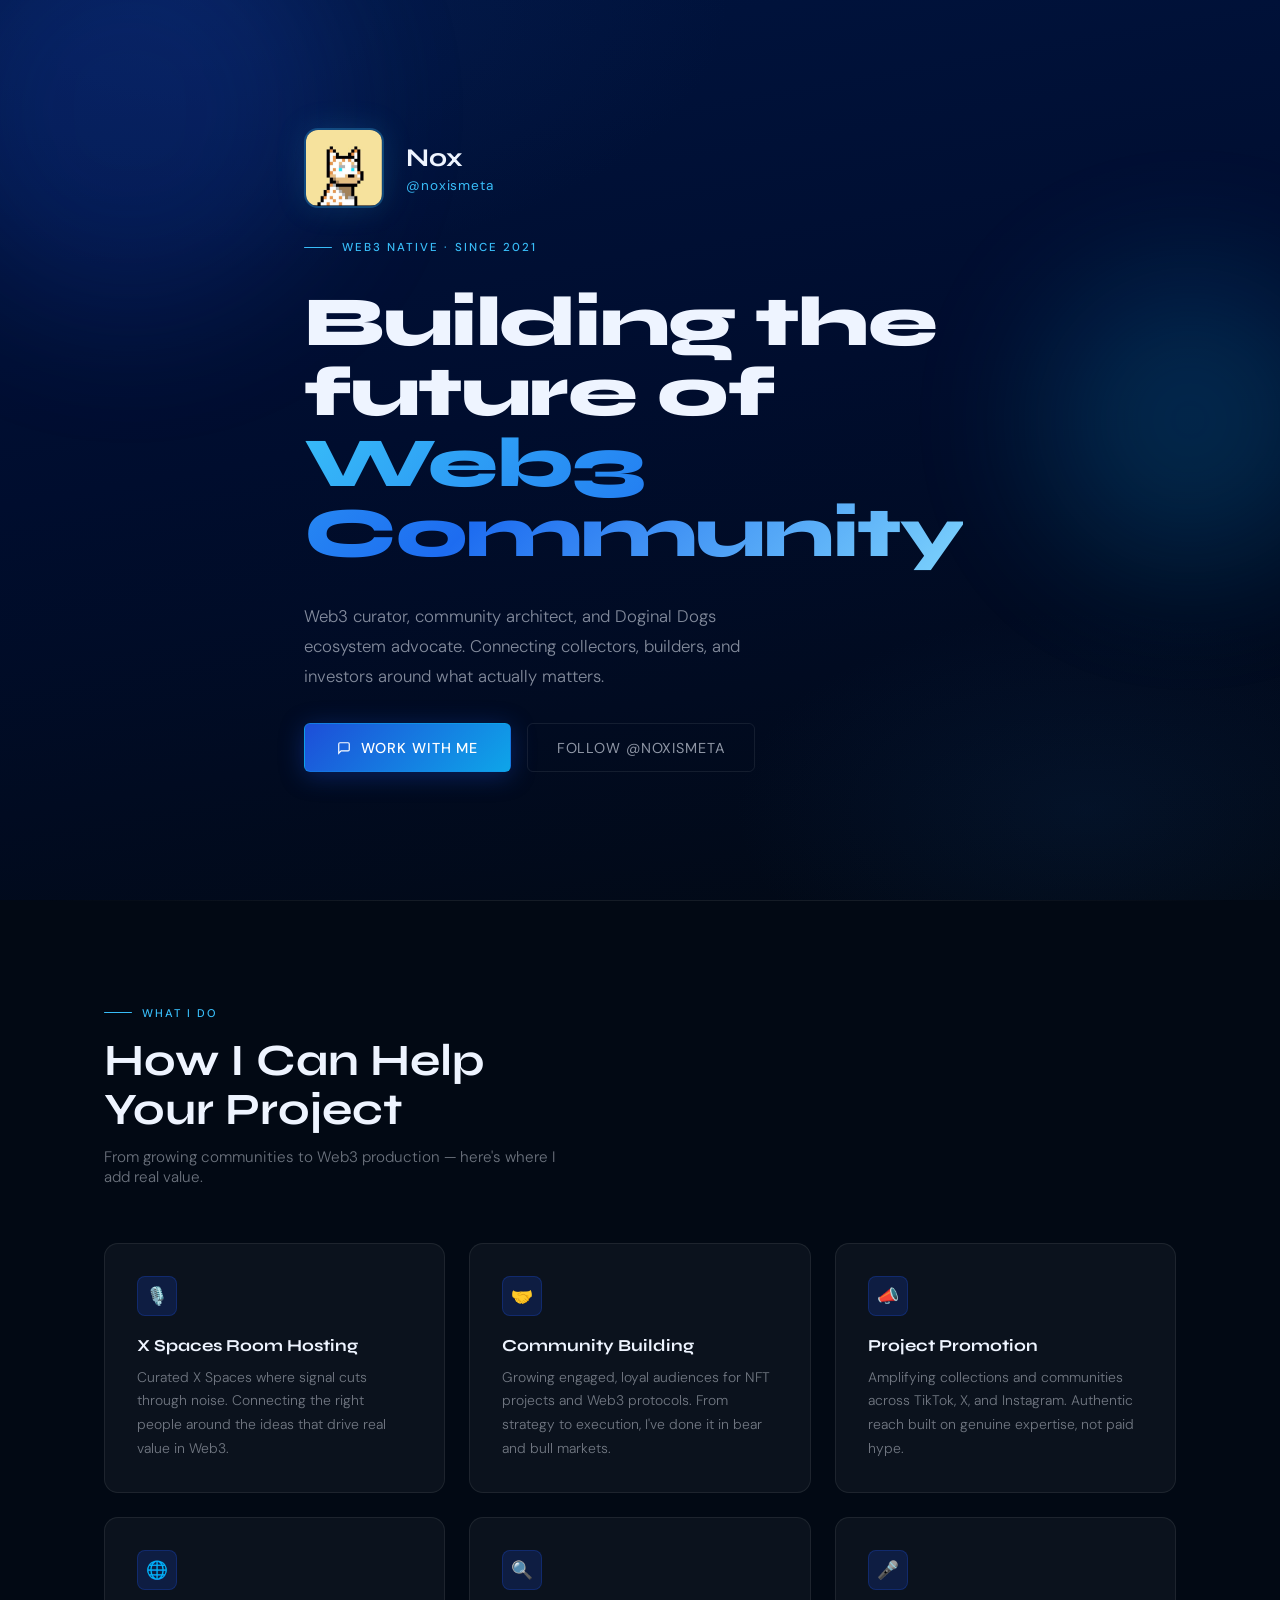
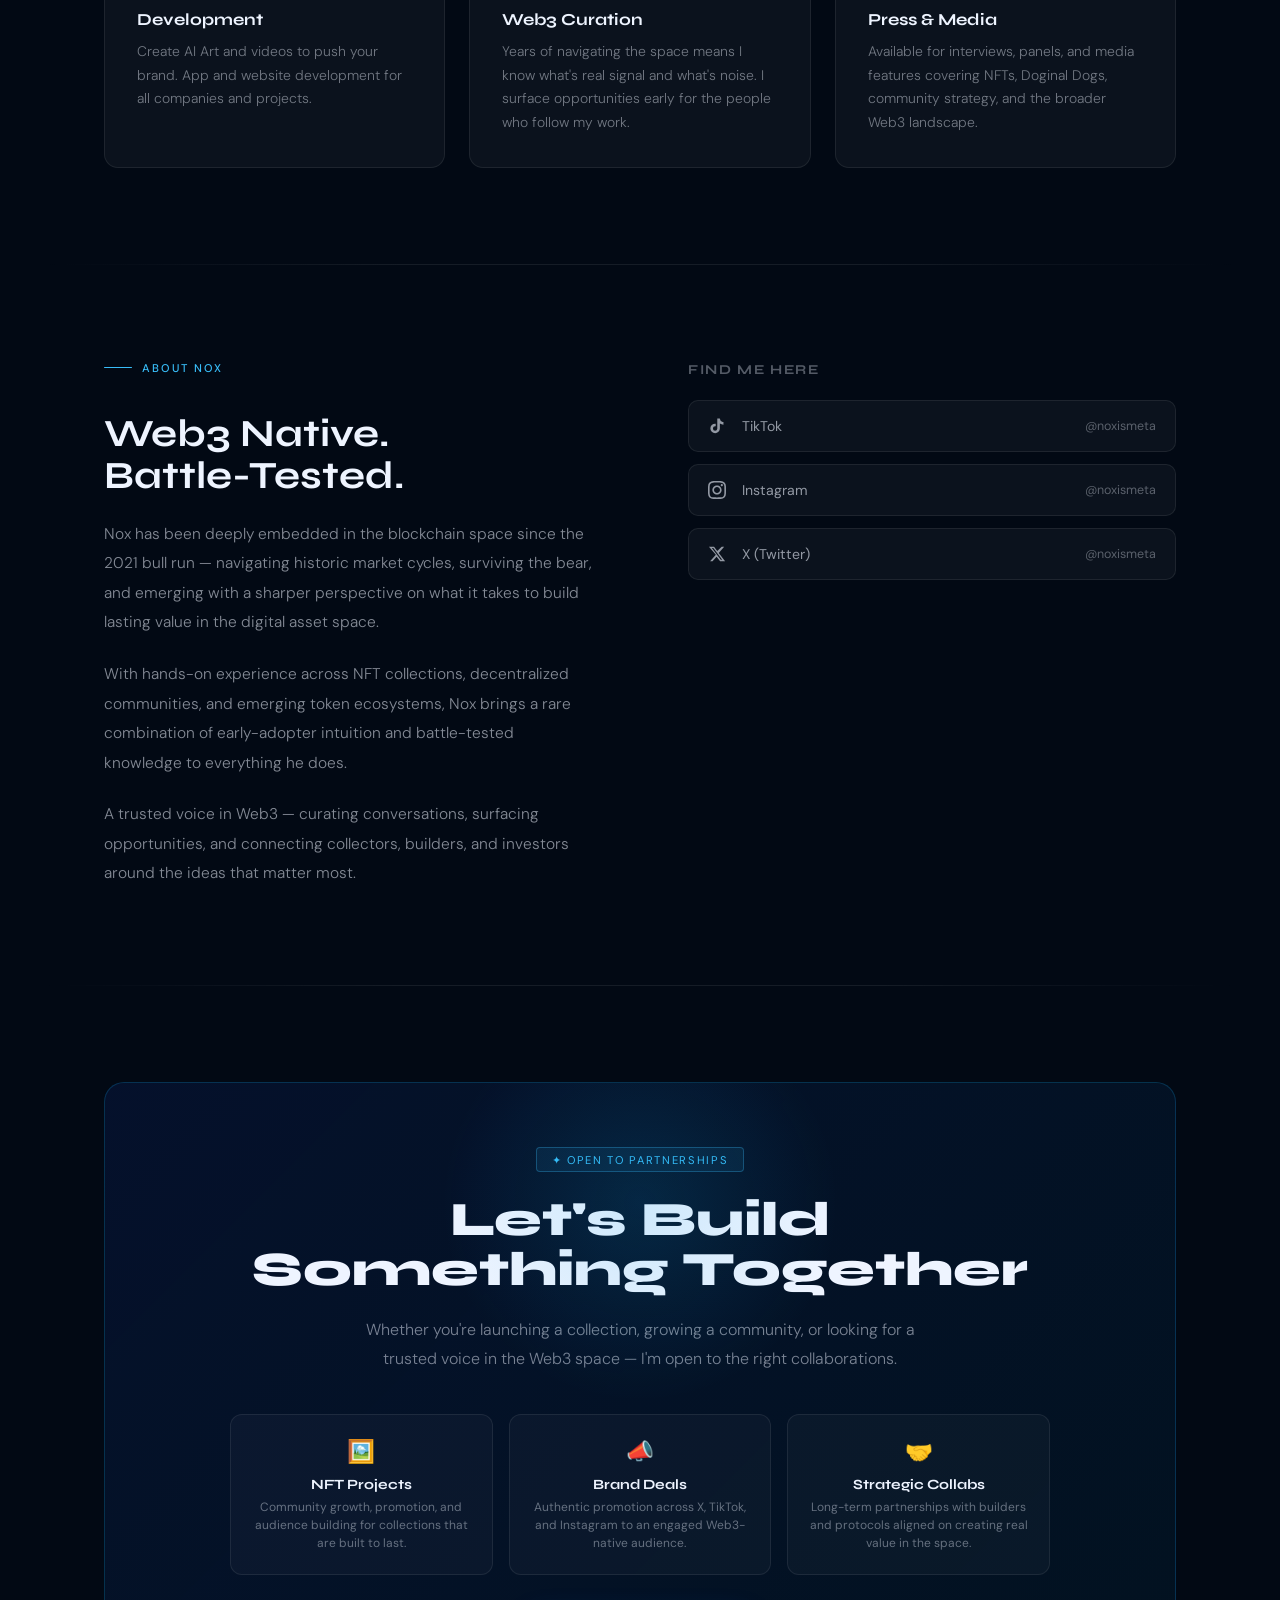
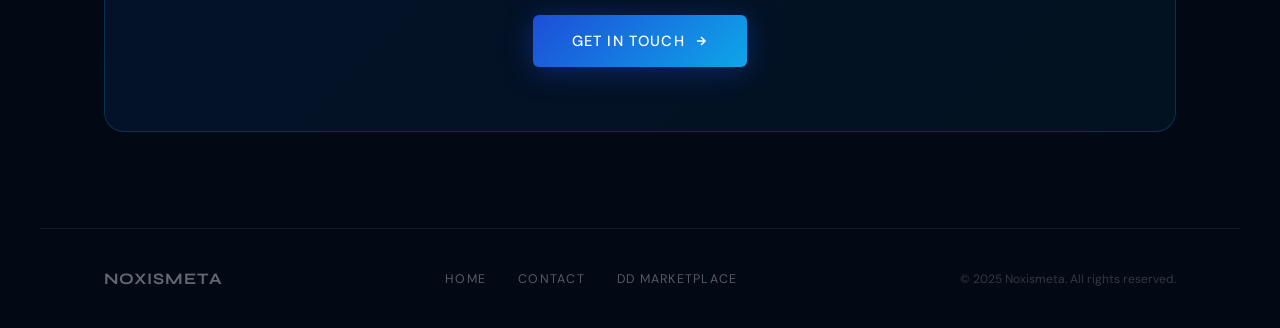
<file: index.html>
<!DOCTYPE html>
<html lang="en">
<head>
  <meta charset="UTF-8" />
  <meta name="viewport" content="width=device-width, initial-scale=1.0"/>
  <title>Nox — Web3 Strategist & Community Builder</title>
  <link href="https://fonts.googleapis.com/css2?family=Syne:wght@400;600;700;800&family=DM+Sans:ital,wght@0,300;0,400;0,500;1,300&display=swap" rel="stylesheet"/>
  <style>
    *, *::before, *::after { margin: 0; padding: 0; box-sizing: border-box; }
    :root {
      --dark:  #020914; --white: #eef4ff;
      --accent: #38bdf8; --accent2: #7dd3fc;
      --glass: rgba(255,255,255,0.04); --border: rgba(255,255,255,0.08);
    }
    html { scroll-behavior: smooth; }
    body { font-family: 'DM Sans', sans-serif; background: var(--dark); color: var(--white); overflow-x: hidden; }

    .bg {
      position: fixed; inset: 0; z-index: 0;
      background:
        radial-gradient(ellipse 70% 50% at 15% 0%, #0d2d6e55 0%, transparent 60%),
        radial-gradient(ellipse 50% 40% at 85% 90%, #0a2a5244 0%, transparent 55%),
        linear-gradient(170deg, #001440 0%, #000d2e 45%, #020914 100%);
    }
    .blob { position: fixed; border-radius: 50%; filter: blur(70px); opacity: 0.18; z-index: 0; animation: drift 14s ease-in-out infinite alternate; }
    .blob-1 { width: 420px; height: 420px; background: #1d4ed8; top: -100px; left: -80px; }
    .blob-2 { width: 300px; height: 300px; background: #0ea5e9; top: 30%; right: -60px; animation-delay: -4s; }
    @keyframes drift { from { transform: translate(0,0) scale(1); } to { transform: translate(30px,20px) scale(1.08); } }
    @keyframes fadeUp { from { opacity: 0; transform: translateY(20px); } to { opacity: 1; transform: translateY(0); } }

    /* NAV - removed */
    nav { display: none; }

    /* SHARED */
    .eyebrow { display: inline-flex; align-items: center; gap: 0.6rem; font-size: 0.72rem; letter-spacing: 0.18em; text-transform: uppercase; color: var(--accent); font-weight: 500; animation: fadeUp 0.6s ease both; }
    .eyebrow-line { display: inline-block; width: 28px; height: 1px; background: var(--accent); border-radius: 999px; }
    .section-label { display: inline-flex; align-items: center; gap: 0.6rem; font-size: 0.7rem; letter-spacing: 0.18em; text-transform: uppercase; color: var(--accent); margin-bottom: 1rem; font-weight: 500; }
    .section-title { font-family: 'Syne', sans-serif; font-size: clamp(2rem,3.5vw,2.8rem); font-weight: 700; color: var(--white); line-height: 1.1; }
    .section-sub { font-size: 0.95rem; font-weight: 300; color: rgba(238,244,255,0.45); margin-top: 0.8rem; max-width: 460px; }
    .section-divider { position: relative; z-index: 10; width: 100%; height: 1px; background: linear-gradient(90deg, transparent, rgba(255,255,255,0.08) 30%, rgba(255,255,255,0.08) 70%, transparent); max-width: 1200px; margin: 0 auto; }

    /* HERO */
    .hero { position: relative; z-index: 10; min-height: 100vh; display: flex; align-items: center; padding: 5rem 4rem; max-width: 800px; margin: 0 auto; }
    .hero-grid { width: 100%; }
    .hero-left { display: flex; flex-direction: column; gap: 2rem; }
    .hero-identity { display: flex; align-items: center; gap: 1.4rem; animation: fadeUp 0.6s ease both; }
    .hero-pfp { width: 80px; height: 80px; border-radius: 14px; object-fit: cover; border: 2px solid rgba(56,189,248,0.3); box-shadow: 0 0 30px rgba(56,189,248,0.15); flex-shrink: 0; }
    .hero-card-name { font-family: 'Syne', sans-serif; font-size: 1.6rem; font-weight: 700; color: var(--white); }
    .hero-card-handle { font-size: 0.85rem; color: var(--accent); letter-spacing: 0.06em; margin-top: 0.2rem; }
    .hero-title { font-family: 'Syne', sans-serif; font-size: clamp(3rem,5.5vw,5.2rem); font-weight: 800; line-height: 1; letter-spacing: -0.02em; color: var(--white); animation: fadeUp 0.6s 0.1s ease both; }
    .hero-title span { background: linear-gradient(135deg, #38bdf8, #1d6cf0 50%, #7dd3fc); -webkit-background-clip: text; -webkit-text-fill-color: transparent; background-clip: text; }
    .hero-desc { font-size: 1.05rem; font-weight: 300; line-height: 1.8; color: rgba(238,244,255,0.55); max-width: 480px; animation: fadeUp 0.6s 0.2s ease both; }
    .hero-cta { display: flex; align-items: center; gap: 1rem; flex-wrap: wrap; animation: fadeUp 0.6s 0.3s ease both; }
    .btn-primary { display: inline-flex; align-items: center; gap: 0.6rem; padding: 0.9rem 2rem; border-radius: 6px; background: linear-gradient(135deg, #1d4ed8, #0ea5e9); color: #fff; font-size: 0.9rem; font-weight: 500; text-decoration: none; letter-spacing: 0.06em; text-transform: uppercase; font-family: 'DM Sans', sans-serif; border: 1px solid rgba(14,165,233,0.4); box-shadow: 0 4px 24px rgba(29,78,216,0.35); transition: transform 0.2s, box-shadow 0.2s; }
    .btn-primary:hover { transform: translateY(-2px); box-shadow: 0 8px 32px rgba(29,78,216,0.5); }
    .btn-ghost { display: inline-flex; align-items: center; gap: 0.5rem; padding: 0.9rem 1.8rem; border-radius: 6px; border: 1px solid var(--border); color: rgba(238,244,255,0.6); font-size: 0.9rem; text-decoration: none; letter-spacing: 0.06em; text-transform: uppercase; transition: border-color 0.2s, color 0.2s; font-family: 'DM Sans', sans-serif; }
    .btn-ghost:hover { border-color: rgba(56,189,248,0.4); color: var(--white); }

    /* SERVICES */
    .services { position: relative; z-index: 10; max-width: 1200px; margin: 0 auto; padding: 6rem 4rem; }
    .section-header { margin-bottom: 3.5rem; }
    .services-grid { display: grid; grid-template-columns: repeat(3,1fr); gap: 1.5rem; }
    .service-card { background: var(--glass); border: 1px solid var(--border); border-radius: 14px; padding: 2rem; transition: border-color 0.25s, transform 0.25s; position: relative; overflow: hidden; }
    .service-card:hover { border-color: rgba(14,165,233,0.3); transform: translateY(-4px); }
    .service-card::after { content: ''; position: absolute; bottom: 0; left: 0; right: 0; height: 2px; background: linear-gradient(90deg,#1d4ed8,#38bdf8); opacity: 0; transition: opacity 0.25s; }
    .service-card:hover::after { opacity: 1; }
    .service-icon { width: 40px; height: 40px; border-radius: 8px; background: rgba(29,78,216,0.2); border: 1px solid rgba(29,78,216,0.3); display: flex; align-items: center; justify-content: center; font-size: 1.1rem; margin-bottom: 1.2rem; }
    .service-name { font-family: 'Syne', sans-serif; font-size: 1.05rem; font-weight: 700; color: var(--white); margin-bottom: 0.6rem; }
    .service-desc { font-size: 0.87rem; font-weight: 300; line-height: 1.7; color: rgba(238,244,255,0.45); }

    /* ABOUT */
    .about { position: relative; z-index: 10; max-width: 1200px; margin: 0 auto; padding: 6rem 4rem; display: grid; grid-template-columns: 1fr 1fr; gap: 6rem; align-items: start; }
    .about-text { display: flex; flex-direction: column; gap: 1.4rem; }
    .about-bio { font-size: 0.97rem; font-weight: 300; line-height: 1.9; color: rgba(238,244,255,0.55); }
    .about-socials { display: flex; flex-direction: column; gap: 1rem; }
    .about-socials h3 { font-family: 'Syne', sans-serif; font-size: 0.85rem; letter-spacing: 0.12em; text-transform: uppercase; color: rgba(238,244,255,0.35); margin-bottom: 0.4rem; }
    .social-row { display: flex; flex-direction: column; gap: 0.75rem; }
    .social-link { display: flex; align-items: center; gap: 1rem; padding: 1rem 1.2rem; background: var(--glass); border: 1px solid var(--border); border-radius: 10px; text-decoration: none; color: rgba(238,244,255,0.6); transition: border-color 0.2s, color 0.2s, background 0.2s; }
    .social-link:hover { border-color: rgba(14,165,233,0.35); background: rgba(29,78,216,0.1); color: var(--white); }
    .social-link svg { width: 18px; height: 18px; flex-shrink: 0; }
    .social-link-name { font-size: 0.88rem; font-weight: 400; }
    .social-link-handle { font-size: 0.78rem; color: rgba(238,244,255,0.35); margin-left: auto; }

    /* PARTNER */
    .partner { position: relative; z-index: 10; max-width: 1200px; margin: 0 auto; padding: 6rem 4rem; }
    .partner-card { background: linear-gradient(135deg,rgba(29,78,216,0.12),rgba(14,165,233,0.06)); border: 1px solid rgba(14,165,233,0.22); border-radius: 20px; padding: 4rem; position: relative; overflow: hidden; text-align: center; }
    .partner-card::before { content: ''; position: absolute; top: -80px; left: 50%; transform: translateX(-50%); width: 400px; height: 400px; border-radius: 50%; background: radial-gradient(circle,rgba(14,165,233,0.15),transparent 70%); pointer-events: none; }
    .partner-badge { display: inline-flex; align-items: center; gap: 0.5rem; font-size: 0.7rem; letter-spacing: 0.15em; text-transform: uppercase; color: var(--accent); border: 1px solid rgba(56,189,248,0.3); background: rgba(56,189,248,0.08); border-radius: 4px; padding: 0.3rem 0.9rem; margin-bottom: 1.4rem; }
    .partner-title { font-family: 'Syne', sans-serif; font-size: clamp(2rem,4vw,3rem); font-weight: 800; color: var(--white); margin-bottom: 1.2rem; line-height: 1.05; }
    .partner-desc { font-size: 1rem; font-weight: 300; line-height: 1.85; color: rgba(238,244,255,0.5); max-width: 560px; margin: 0 auto 2.5rem; }
    .partner-options { display: grid; grid-template-columns: repeat(3,1fr); gap: 1rem; max-width: 820px; margin: 0 auto 2.5rem; }
    .partner-option { background: rgba(255,255,255,0.03); border: 1px solid var(--border); border-radius: 12px; padding: 1.4rem 1rem; text-align: center; transition: border-color 0.2s, background 0.2s; }
    .partner-option:hover { border-color: rgba(56,189,248,0.3); background: rgba(29,78,216,0.1); }
    .partner-option-icon { font-size: 1.4rem; margin-bottom: 0.6rem; }
    .partner-option-name { font-family: 'Syne', sans-serif; font-size: 0.88rem; font-weight: 700; color: var(--white); margin-bottom: 0.3rem; }
    .partner-option-desc { font-size: 0.75rem; color: rgba(238,244,255,0.4); line-height: 1.5; }
    .partner-cta { display: inline-flex; align-items: center; gap: 0.6rem; padding: 1rem 2.4rem; border-radius: 6px; background: linear-gradient(135deg,#1d4ed8,#0ea5e9); color: #fff; font-size: 0.92rem; font-weight: 500; text-decoration: none; letter-spacing: 0.08em; text-transform: uppercase; font-family: 'DM Sans', sans-serif; box-shadow: 0 4px 28px rgba(29,78,216,0.4); transition: transform 0.2s, box-shadow 0.2s; }
    .partner-cta:hover { transform: translateY(-2px); box-shadow: 0 8px 36px rgba(29,78,216,0.55); }

    /* FOOTER */
    footer { position: relative; z-index: 10; border-top: 1px solid var(--border); padding: 2.5rem 4rem; max-width: 1200px; margin: 0 auto; display: flex; align-items: center; justify-content: space-between; gap: 1rem; flex-wrap: wrap; }
    .footer-logo { font-family: 'Syne', sans-serif; font-size: 1rem; font-weight: 700; color: rgba(238,244,255,0.4); letter-spacing: 0.06em; text-decoration: none; }
    .footer-links { display: flex; gap: 2rem; }
    .footer-links a { font-size: 0.78rem; color: rgba(238,244,255,0.35); text-decoration: none; letter-spacing: 0.1em; text-transform: uppercase; transition: color 0.2s; }
    .footer-links a:hover { color: rgba(238,244,255,0.7); }
    .footer-copy { font-size: 0.75rem; color: rgba(238,244,255,0.2); }

    /* TABLET */
    @media (max-width: 900px) {
      .hero { padding: 4rem 2rem; }
      .services { padding: 5rem 2rem; }
      .services-grid { grid-template-columns: 1fr 1fr; }
      .about { padding: 5rem 2rem; grid-template-columns: 1fr; gap: 3rem; }
      .partner { padding: 5rem 2rem; }
      .partner-options { grid-template-columns: 1fr 1fr; }
      footer { padding: 2rem; }
    }

    /* MOBILE */
    @media (max-width: 640px) {
      .hero { padding: 3rem 1.25rem; }
      .services { padding: 4rem 1.25rem; }
      .services-grid { grid-template-columns: 1fr; }
      .about { padding: 4rem 1.25rem; }
      .partner { padding: 4rem 1.25rem; }
      .partner-card { padding: 2rem; }
      .partner-options { grid-template-columns: 1fr; }
      footer { padding: 2rem 1.25rem; flex-direction: column; align-items: flex-start; gap: 1.5rem; }
      .footer-links { flex-direction: column; gap: 0.8rem; }
    }
  </style>
</head>
<body>
  <div class="bg"></div>
  <div class="blob blob-1"></div>
  <div class="blob blob-2"></div>

  <section class="hero">
    <div class="hero-grid">
      <div class="hero-left">
        <div class="hero-identity">
          <img src="pfp.jpeg" alt="@Noxismeta" class="hero-pfp" />
          <div>
            <div class="hero-card-name">Nox</div>
            <div class="hero-card-handle">@noxismeta</div>
          </div>
        </div>
        <div class="eyebrow"><span class="eyebrow-line"></span>Web3 Native · Since 2021</div>
        <h1 class="hero-title">Building the<br/>future of<br/><span>Web3 Community</span></h1>
        <p class="hero-desc">Web3 curator, community architect, and Doginal Dogs ecosystem advocate. Connecting collectors, builders, and investors around what actually matters.</p>
        <div class="hero-cta">
          <a href="contact.html" class="btn-primary"><svg width="14" height="14" viewBox="0 0 24 24" fill="none" stroke="currentColor" stroke-width="2"><path d="M21 15a2 2 0 0 1-2 2H7l-4 4V5a2 2 0 0 1 2-2h14a2 2 0 0 1 2 2z"/></svg>Work With Me</a>
          <a href="https://x.com/noxismeta" target="_blank" class="btn-ghost">Follow @noxismeta</a>
        </div>
      </div>
    </div>
  </section>

  <div class="section-divider"></div>

  <section class="services">
    <div class="section-header">
      <div class="section-label"><span class="eyebrow-line"></span>What I Do</div>
      <h2 class="section-title">How I Can Help<br/>Your Project</h2>
      <p class="section-sub">From growing communities to Web3 production — here's where I add real value.</p>
    </div>
    <div class="services-grid">
      <div class="service-card"><div class="service-icon">🎙️</div><div class="service-name">X Spaces Room Hosting</div><div class="service-desc">Curated X Spaces where signal cuts through noise. Connecting the right people around the ideas that drive real value in Web3.</div></div>
      <div class="service-card"><div class="service-icon">🤝</div><div class="service-name">Community Building</div><div class="service-desc">Growing engaged, loyal audiences for NFT projects and Web3 protocols. From strategy to execution, I've done it in bear and bull markets.</div></div>
      <div class="service-card"><div class="service-icon">📣</div><div class="service-name">Project Promotion</div><div class="service-desc">Amplifying collections and communities across TikTok, X, and Instagram. Authentic reach built on genuine expertise, not paid hype.</div></div>
      <div class="service-card"><div class="service-icon">🌐</div><div class="service-name">Development</div><div class="service-desc">Create AI Art and videos to push your brand. App and website development for all companies and projects.</div></div>
      <div class="service-card"><div class="service-icon">🔍</div><div class="service-name">Web3 Curation</div><div class="service-desc">Years of navigating the space means I know what's real signal and what's noise. I surface opportunities early for the people who follow my work.</div></div>
      <div class="service-card"><div class="service-icon">🎤</div><div class="service-name">Press & Media</div><div class="service-desc">Available for interviews, panels, and media features covering NFTs, Doginal Dogs, community strategy, and the broader Web3 landscape.</div></div>
    </div>
  </section>

  <div class="section-divider"></div>

  <section class="about">
    <div class="about-text">
      <div class="section-label"><span class="eyebrow-line"></span>About Nox</div>
      <h2 class="section-title" style="font-size:clamp(1.8rem,3vw,2.4rem);">Web3 Native.<br/>Battle-Tested.</h2>
      <p class="about-bio">Nox has been deeply embedded in the blockchain space since the 2021 bull run — navigating historic market cycles, surviving the bear, and emerging with a sharper perspective on what it takes to build lasting value in the digital asset space.</p>
      <p class="about-bio">With hands-on experience across NFT collections, decentralized communities, and emerging token ecosystems, Nox brings a rare combination of early-adopter intuition and battle-tested knowledge to everything he does.</p>
      <p class="about-bio">A trusted voice in Web3 — curating conversations, surfacing opportunities, and connecting collectors, builders, and investors around the ideas that matter most.</p>
    </div>
    <div class="about-socials">
      <h3>Find Me Here</h3>
      <div class="social-row">
        <a href="https://www.tiktok.com/@noxismeta" target="_blank" class="social-link">
          <svg viewBox="0 0 24 24" fill="currentColor"><path d="M19.59 6.69a4.83 4.83 0 01-3.77-4.25V2h-3.45v13.67a2.89 2.89 0 01-2.88 2.5 2.89 2.89 0 01-2.89-2.89 2.89 2.89 0 012.89-2.89c.28 0 .54.04.79.1V9.01a6.33 6.33 0 00-.79-.05 6.34 6.34 0 00-6.34 6.34 6.34 6.34 0 006.34 6.34 6.34 6.34 0 006.33-6.34V8.69a8.18 8.18 0 004.78 1.52V6.76a4.85 4.85 0 01-1.01-.07z"/></svg>
          <span class="social-link-name">TikTok</span><span class="social-link-handle">@noxismeta</span>
        </a>
        <a href="https://www.instagram.com/noxismeta/" target="_blank" class="social-link">
          <svg viewBox="0 0 24 24" fill="currentColor"><path d="M12 2.163c3.204 0 3.584.012 4.85.07 3.252.148 4.771 1.691 4.919 4.919.058 1.265.069 1.645.069 4.849 0 3.205-.012 3.584-.069 4.849-.149 3.225-1.664 4.771-4.919 4.919-1.266.058-1.644.07-4.85.07-3.204 0-3.584-.012-4.849-.07-3.26-.149-4.771-1.699-4.919-4.92-.058-1.265-.07-1.644-.07-4.849 0-3.204.013-3.583.07-4.849.149-3.227 1.664-4.771 4.919-4.919 1.266-.057 1.645-.069 4.849-.069zm0-2.163c-3.259 0-3.667.014-4.947.072-4.358.2-6.78 2.618-6.98 6.98-.059 1.281-.073 1.689-.073 4.948 0 3.259.014 3.668.072 4.948.2 4.358 2.618 6.78 6.98 6.98 1.281.058 1.689.072 4.948.072 3.259 0 3.668-.014 4.948-.072 4.354-.2 6.782-2.618 6.979-6.98.059-1.28.073-1.689.073-4.948 0-3.259-.014-3.667-.072-4.947-.196-4.354-2.617-6.78-6.979-6.98-1.281-.059-1.69-.073-4.949-.073zm0 5.838c-3.403 0-6.162 2.759-6.162 6.162s2.759 6.163 6.162 6.163 6.162-2.759 6.162-6.163c0-3.403-2.759-6.162-6.162-6.162zm0 10.162c-2.209 0-4-1.79-4-4 0-2.209 1.791-4 4-4s4 1.791 4 4c0 2.21-1.791 4-4 4zm6.406-11.845c-.796 0-1.441.645-1.441 1.44s.645 1.44 1.441 1.44c.795 0 1.439-.645 1.439-1.44s-.644-1.44-1.439-1.44z"/></svg>
          <span class="social-link-name">Instagram</span><span class="social-link-handle">@noxismeta</span>
        </a>
        <a href="https://x.com/noxismeta" target="_blank" class="social-link">
          <svg viewBox="0 0 24 24" fill="currentColor"><path d="M18.244 2.25h3.308l-7.227 8.26 8.502 11.24H16.17l-4.714-6.231-5.401 6.231H2.747l7.73-8.835L1.254 2.25H8.08l4.253 5.622 5.91-5.622zm-1.161 17.52h1.833L7.084 4.126H5.117z"/></svg>
          <span class="social-link-name">X (Twitter)</span><span class="social-link-handle">@noxismeta</span>
        </a>
      </div>
    </div>
  </section>

  <div class="section-divider"></div>

  <section class="partner">
    <div class="partner-card">
      <div class="partner-badge">✦ Open to Partnerships</div>
      <h2 class="partner-title">Let's Build<br/>Something Together</h2>
      <p class="partner-desc">Whether you're launching a collection, growing a community, or looking for a trusted voice in the Web3 space — I'm open to the right collaborations.</p>
      <div class="partner-options">
        <div class="partner-option"><div class="partner-option-icon">🖼️</div><div class="partner-option-name">NFT Projects</div><div class="partner-option-desc">Community growth, promotion, and audience building for collections that are built to last.</div></div>
        <div class="partner-option"><div class="partner-option-icon">📣</div><div class="partner-option-name">Brand Deals</div><div class="partner-option-desc">Authentic promotion across X, TikTok, and Instagram to an engaged Web3-native audience.</div></div>
        <div class="partner-option"><div class="partner-option-icon">🤝</div><div class="partner-option-name">Strategic Collabs</div><div class="partner-option-desc">Long-term partnerships with builders and protocols aligned on creating real value in the space.</div></div>
      </div>
      <a href="contact.html" class="partner-cta">Get In Touch <svg width="14" height="14" viewBox="0 0 24 24" fill="none" stroke="currentColor" stroke-width="2.5"><path d="M5 12h14M12 5l7 7-7 7"/></svg></a>
    </div>
  </section>

  <footer>
    <a href="index.html" class="footer-logo">NOXISMETA</a>
    <div class="footer-links">
      <a href="index.html">Home</a>
      <a href="contact.html">Contact</a>
      <a href="https://market.doginaldogs.com/" target="_blank">DD Marketplace</a>
    </div>
    <div class="footer-copy">© 2025 Noxismeta. All rights reserved.</div>
  </footer>

  <script>
    const toggle = document.getElementById('navToggle');
    const navLinks = document.getElementById('navLinks');
    toggle.addEventListener('click', () => {
      toggle.classList.toggle('open');
      navLinks.classList.toggle('open');
    });
    navLinks.querySelectorAll('a').forEach(link => {
      link.addEventListener('click', () => {
        toggle.classList.remove('open');
        navLinks.classList.remove('open');
      });
    });
  </script>
</body>
</html>
</file>
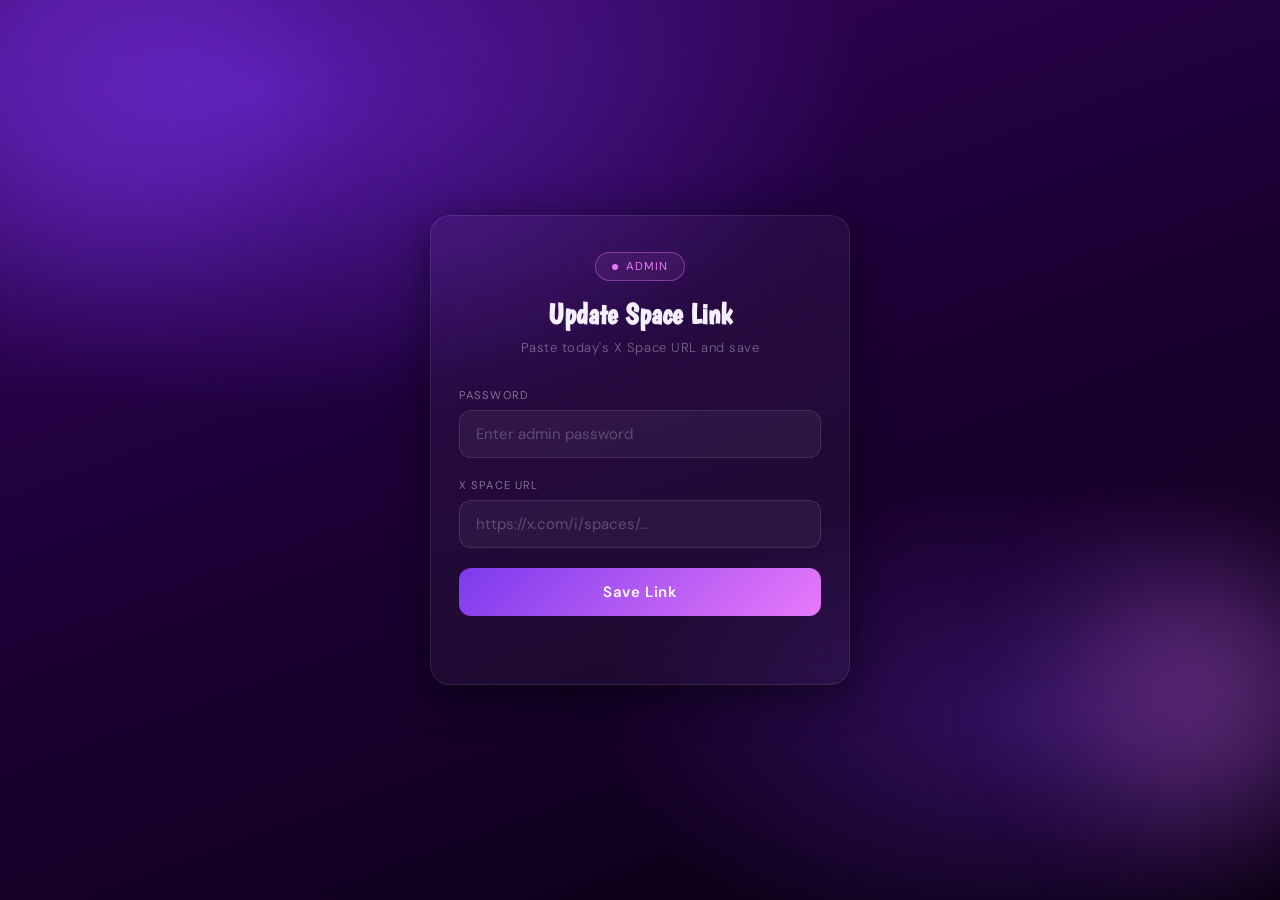
<file: admin.html>
<!DOCTYPE html>
<html lang="en">
<head>
  <meta charset="UTF-8" />
  <meta name="viewport" content="width=device-width, initial-scale=1.0"/>
  <title>Admin — Update Space Link</title>
  <link href="https://fonts.googleapis.com/css2?family=Boogaloo&family=DM+Sans:ital,wght@0,300;0,400;1,300&display=swap" rel="stylesheet"/>
  <style>
    *, *::before, *::after { margin: 0; padding: 0; box-sizing: border-box; }
    :root { --purple:#7c3aed; --dark:#0a000f; --white:#f5f0ff; --accent:#e879f9; }
    body {
      font-family: 'DM Sans', sans-serif;
      background: var(--dark); color: var(--white);
      min-height: 100vh; display: flex;
      align-items: center; justify-content: center;
      padding: 24px; overflow: hidden;
    }
    .bg {
      position: fixed; inset: 0; z-index: 0;
      background:
        radial-gradient(ellipse 80% 60% at 20% 10%, #6d28d9aa 0%, transparent 60%),
        radial-gradient(ellipse 60% 50% at 80% 80%, #4c1d9588 0%, transparent 55%),
        linear-gradient(160deg, #3b0764 0%, #1e003a 40%, #0a000f 100%);
    }
    .blob { position:fixed; border-radius:50%; filter:blur(70px); opacity:0.3; z-index:0; animation:drift 14s ease-in-out infinite alternate; }
    .blob-1 { width:340px; height:340px; background:#7c3aed; top:-80px; left:-60px; }
    .blob-2 { width:240px; height:240px; background:#e879f9; bottom:10%; right:-40px; animation-delay:-4s; }
    @keyframes drift { from{transform:translate(0,0) scale(1)} to{transform:translate(20px,15px) scale(1.06)} }
    .card {
      position:relative; z-index:10; width:100%; max-width:420px;
      background:rgba(255,255,255,0.04); border:1px solid rgba(255,255,255,0.09);
      border-radius:20px; padding:36px 28px;
      backdrop-filter:blur(16px); box-shadow:0 8px 40px rgba(0,0,0,0.5);
    }
    .card-header { display:flex; flex-direction:column; align-items:center; gap:0.5rem; margin-bottom:2rem; text-align:center; }
    .badge {
      display:inline-flex; align-items:center; gap:0.5rem;
      padding:0.35rem 1rem; border:1px solid rgba(232,121,249,0.4);
      border-radius:999px; font-size:0.72rem; letter-spacing:0.1em;
      text-transform:uppercase; color:var(--accent); background:rgba(232,121,249,0.08); margin-bottom:0.5rem;
    }
    .badge-dot { width:6px; height:6px; border-radius:50%; background:var(--accent); animation:pulse 1.4s ease-in-out infinite; }
    @keyframes pulse { 0%,100%{opacity:1;transform:scale(1)} 50%{opacity:0.4;transform:scale(1.4)} }
    h1 { font-family:'Boogaloo',cursive; font-size:1.8rem; color:var(--white); }
    p.sub { font-size:0.82rem; font-weight:300; color:rgba(245,240,255,0.4); letter-spacing:0.04em; }
    label { display:block; font-size:0.7rem; color:rgba(245,240,255,0.45); text-transform:uppercase; letter-spacing:0.1em; margin-bottom:8px; }
    .field { margin-bottom:20px; }
    input[type="password"], input[type="url"] {
      width:100%; padding:13px 16px; border-radius:12px;
      border:1px solid rgba(255,255,255,0.1); background:rgba(255,255,255,0.05);
      color:var(--white); font-size:15px; font-family:'DM Sans',sans-serif;
      outline:none; transition:border-color 0.2s, box-shadow 0.2s;
    }
    input::placeholder { color:rgba(245,240,255,0.25); }
    input:focus { border-color:rgba(232,121,249,0.5); box-shadow:0 0 0 3px rgba(232,121,249,0.1); }
    button {
      width:100%; padding:14px; border-radius:12px; border:none;
      background:linear-gradient(135deg,#7c3aed,#e879f9);
      color:#fff; font-size:15px; font-weight:600; font-family:'DM Sans',sans-serif;
      letter-spacing:0.04em; cursor:pointer; transition:opacity 0.2s, transform 0.15s;
    }
    button:hover:not(:disabled) { opacity:0.9; transform:translateY(-1px); }
    button:disabled { opacity:0.4; cursor:not-allowed; transform:none; }
    #status { margin-top:14px; font-size:13px; text-align:center; min-height:18px; font-weight:300; }
    .success { color:#a3e635; }
    .error   { color:#f87171; }
  </style>
</head>
<body>
  <div class="bg"></div>
  <div class="blob blob-1"></div>
  <div class="blob blob-2"></div>

  <div class="card">
    <div class="card-header">
      <div class="badge"><span class="badge-dot"></span>Admin</div>
      <h1>Update Space Link</h1>
      <p class="sub">Paste today's X Space URL and save</p>
    </div>
    <div class="field">
      <label>Password</label>
      <input type="password" id="password" placeholder="Enter admin password" />
    </div>
    <div class="field">
      <label>X Space URL</label>
      <input type="url" id="spaceUrl" placeholder="https://x.com/i/spaces/..." />
    </div>
    <button id="saveBtn" onclick="saveLink()">Save Link</button>
    <div id="status"></div>
  </div>

  <script>
    // ── CONFIGURE THESE ──────────────────────────
    const BIN_ID   = "69cf01c8856a682189f4b92d";
    const API_KEY  = "$2a$10$BdoUtLntRviQhvD8cbQCuOpLxeknnd0iPp2s23SNqyuzF/Bhs4rMG";
    const PASSWORD = "S3064138#";
    // ─────────────────────────────────────────────

    async function saveLink() {
      const password = document.getElementById('password').value.trim();
      const url      = document.getElementById('spaceUrl').value.trim();
      const status   = document.getElementById('status');
      const btn      = document.getElementById('saveBtn');
      status.textContent = ''; status.className = '';
      if (password !== PASSWORD) { status.textContent = '❌ Incorrect password.'; status.className = 'error'; return; }
      if (!url.startsWith('http')) { status.textContent = '❌ Please enter a valid URL.'; status.className = 'error'; return; }
      btn.disabled = true; btn.textContent = 'Saving…';
      try {
        const res = await fetch(`https://api.jsonbin.io/v3/b/${BIN_ID}`, {
          method: 'PUT',
          headers: { 'Content-Type': 'application/json', 'X-Master-Key': API_KEY },
          body: JSON.stringify({ url })
        });
        if (!res.ok) throw new Error();
        status.textContent = '✅ Link updated! Card goes live at 8 PM EST.';
        status.className = 'success';
        document.getElementById('spaceUrl').value = '';
      } catch {
        status.textContent = '❌ Something went wrong. Check your Bin ID and API key.';
        status.className = 'error';
      }
      btn.disabled = false; btn.textContent = 'Save Link';
    }
    document.addEventListener('keydown', e => { if (e.key === 'Enter') saveLink(); });
  </script>
</body>
</html>
</file>
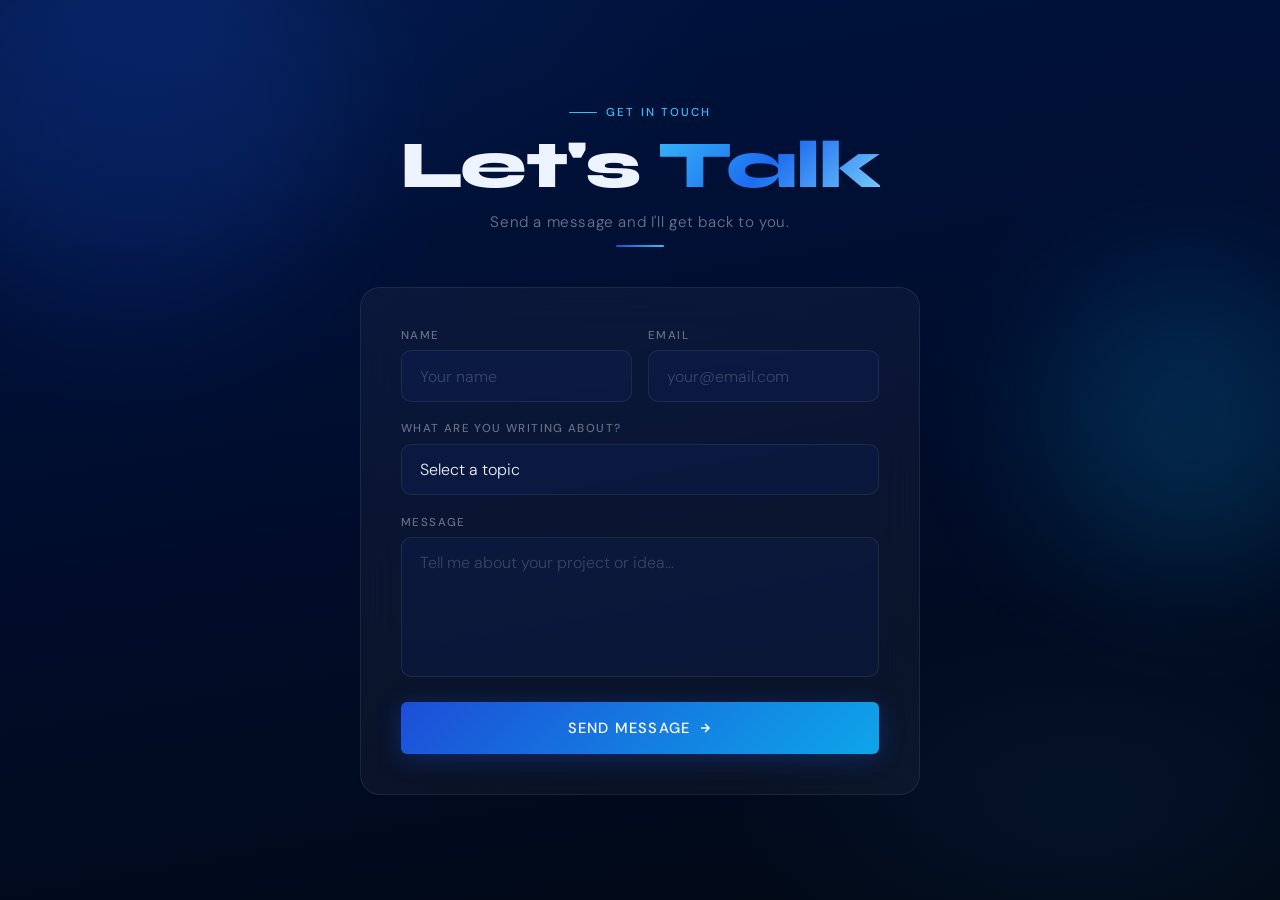
<file: contact.html>
<!DOCTYPE html>
<html lang="en">
<head>
  <meta charset="UTF-8" />
  <meta name="viewport" content="width=device-width, initial-scale=1.0"/>
  <title>Contact ✦ Nox</title>
  <link href="https://fonts.googleapis.com/css2?family=Syne:wght@400;600;700;800&family=DM+Sans:ital,wght@0,300;0,400;0,500;1,300&display=swap" rel="stylesheet"/>
  <style>
    *, *::before, *::after { margin: 0; padding: 0; box-sizing: border-box; }
    :root {
      --dark: #020914; --white: #eef4ff;
      --accent: #38bdf8; --glass: rgba(255,255,255,0.04); --border: rgba(255,255,255,0.08);
    }
    html { scroll-behavior: smooth; }
    body { font-family: 'DM Sans', sans-serif; background: var(--dark); color: var(--white); overflow-x: hidden; min-height: 100vh; }

    .bg {
      position: fixed; inset: 0; z-index: 0;
      background:
        radial-gradient(ellipse 70% 50% at 15% 0%, #0d2d6e55 0%, transparent 60%),
        radial-gradient(ellipse 50% 40% at 85% 90%, #0a2a5244 0%, transparent 55%),
        linear-gradient(170deg, #001440 0%, #000d2e 45%, #020914 100%);
    }
    .blob { position: fixed; border-radius: 50%; filter: blur(70px); opacity: 0.18; z-index: 0; animation: drift 14s ease-in-out infinite alternate; }
    .blob-1 { width: 420px; height: 420px; background: #1d4ed8; top: -100px; left: -80px; }
    .blob-2 { width: 300px; height: 300px; background: #0ea5e9; top: 30%; right: -60px; animation-delay: -4s; }
    @keyframes drift { from { transform: translate(0,0) scale(1); } to { transform: translate(30px,20px) scale(1.08); } }
    @keyframes fadeUp { from { opacity: 0; transform: translateY(20px); } to { opacity: 1; transform: translateY(0); } }

    /* NAV - removed */
    nav { display: none; }

    /* CONTACT */
    .contact-wrap { position: relative; z-index: 10; min-height: 100vh; display: flex; flex-direction: column; align-items: center; justify-content: center; padding: 4rem 2rem; }
    .contact-inner { width: 100%; max-width: 560px; display: flex; flex-direction: column; align-items: center; gap: 2.5rem; }
    .contact-header { text-align: center; display: flex; flex-direction: column; align-items: center; gap: 0.8rem; }
    .contact-eyebrow { display: inline-flex; align-items: center; gap: 0.6rem; font-size: 0.72rem; letter-spacing: 0.18em; text-transform: uppercase; color: var(--accent); font-weight: 500; animation: fadeUp 0.6s ease both; }
    .eyebrow-line { display: inline-block; width: 28px; height: 1px; background: var(--accent); border-radius: 999px; }
    .contact-header h1 { font-family: 'Syne', sans-serif; font-size: clamp(2.8rem,7vw,4.2rem); font-weight: 800; line-height: 1; letter-spacing: -0.02em; color: var(--white); animation: fadeUp 0.6s 0.1s ease both; }
    .contact-header h1 span { background: linear-gradient(135deg,#38bdf8,#1d6cf0 50%,#7dd3fc); -webkit-background-clip: text; -webkit-text-fill-color: transparent; background-clip: text; }
    .contact-header p { font-size: 0.95rem; font-weight: 300; color: rgba(238,244,255,0.45); letter-spacing: 0.04em; animation: fadeUp 0.6s 0.15s ease both; }
    .contact-divider { width: 48px; height: 2px; border-radius: 999px; background: linear-gradient(90deg,#1d4ed8,#38bdf8); }

    .contact-form-wrap { width: 100%; background: var(--glass); border: 1px solid var(--border); border-radius: 20px; padding: 2.5rem; backdrop-filter: blur(20px); animation: fadeUp 0.6s 0.2s ease both; }
    .contact-form { display: flex; flex-direction: column; gap: 1.2rem; }
    .form-group { display: flex; flex-direction: column; gap: 0.45rem; }
    .form-group label { font-size: 0.72rem; font-weight: 500; letter-spacing: 0.12em; text-transform: uppercase; color: rgba(238,244,255,0.4); }
    .form-group input, .form-group textarea, .form-group select {
      width: 100%; background: rgba(29,78,216,0.07); border: 1px solid var(--border);
      border-radius: 10px; padding: 0.9rem 1.1rem; font-family: 'DM Sans', sans-serif;
      font-size: 1rem; font-weight: 300; color: var(--white); outline: none;
      transition: border-color 0.2s, background 0.2s; resize: none; appearance: none;
    }
    .form-group input::placeholder, .form-group textarea::placeholder { color: rgba(238,244,255,0.2); }
    .form-group input:focus, .form-group textarea:focus, .form-group select:focus { border-color: rgba(14,165,233,0.45); background: rgba(29,78,216,0.12); }
    .form-group select option { background: #000d2e; color: var(--white); }
    .form-group textarea { min-height: 140px; }
    .form-row { display: grid; grid-template-columns: 1fr 1fr; gap: 1rem; }
    .btn-submit { width: 100%; padding: 1rem; border-radius: 6px; font-size: 0.92rem; font-family: 'DM Sans', sans-serif; font-weight: 500; letter-spacing: 0.08em; text-transform: uppercase; cursor: pointer; border: none; background: linear-gradient(135deg,#1d4ed8,#0ea5e9); color: #fff; box-shadow: 0 4px 24px rgba(29,78,216,0.35); transition: transform 0.2s, box-shadow 0.2s; margin-top: 0.4rem; display: inline-flex; align-items: center; justify-content: center; gap: 0.5rem; }
    .btn-submit:hover { transform: translateY(-2px); box-shadow: 0 8px 32px rgba(29,78,216,0.5); }
    .btn-submit:active { transform: translateY(0); }

    /* TABLET */
    @media (max-width: 900px) { }

    /* MOBILE */
    @media (max-width: 640px) {
      .contact-wrap { padding: 2rem 1.25rem; justify-content: flex-start; }
      .contact-form-wrap { padding: 1.5rem; }
      .form-row { grid-template-columns: 1fr; }
    }
  </style>
</head>
<body>
  <div class="bg"></div>
  <div class="blob blob-1"></div>
  <div class="blob blob-2"></div>

  <nav>
    <a class="nav-logo" href="index.html"><img src="whitelogo.png" alt="Noxismeta" height="32" /></a>
    <button class="nav-toggle" id="navToggle" aria-label="Toggle navigation">
      <span></span><span></span><span></span>
    </button>
    <ul class="nav-links" id="navLinks">
      <li><a href="index.html">Home</a></li>
      <li><a href="contact.html" class="active">Contact</a></li>
      <li><a href="https://market.doginaldogs.com/" target="_blank">DD Marketplace</a></li>
      <li><a href="https://doginaldogs.com/join-the-community" target="_blank">Get A Starter Dog</a></li>
    </ul>
  </nav>

  <div class="contact-wrap">
    <div class="contact-inner">
      <div class="contact-header">
        <div class="contact-eyebrow"><span class="eyebrow-line"></span>Get In Touch</div>
        <h1>Let's <span>Talk</span></h1>
        <p>Send a message and I'll get back to you.</p>
        <div class="contact-divider"></div>
      </div>
      <div class="contact-form-wrap">
        <form class="contact-form" action="https://formspree.io/f/mwvwodkv" method="POST">
          <div class="form-row">
            <div class="form-group">
              <label for="name">Name</label>
              <input type="text" id="name" name="name" placeholder="Your name" required />
            </div>
            <div class="form-group">
              <label for="email">Email</label>
              <input type="email" id="email" name="email" placeholder="your@email.com" required />
            </div>
          </div>
          <div class="form-group">
            <label for="subject">What are you writing about?</label>
            <select id="subject" name="subject" required>
              <option value="" disabled selected>Select a topic</option>
              <option value="NFT Project">NFT Project</option>
              <option value="Brand Deal">Brand Deal</option>
              <option value="Strategic Collab">Strategic Collab</option>
              <option value="Press / Media">Press / Media</option>
              <option value="Other">Other</option>
            </select>
          </div>
          <div class="form-group">
            <label for="message">Message</label>
            <textarea id="message" name="message" placeholder="Tell me about your project or idea..." required></textarea>
          </div>
          <input type="hidden" name="_replyto" value="noxismeta@gmail.com" />
          <button type="submit" class="btn-submit">
            Send Message
            <svg width="14" height="14" viewBox="0 0 24 24" fill="none" stroke="currentColor" stroke-width="2.5"><path d="M5 12h14M12 5l7 7-7 7"/></svg>
          </button>
        </form>
      </div>
    </div>
  </div>

  <script>
    const toggle = document.getElementById('navToggle');
    const navLinks = document.getElementById('navLinks');
    toggle.addEventListener('click', () => {
      toggle.classList.toggle('open');
      navLinks.classList.toggle('open');
    });
    navLinks.querySelectorAll('a').forEach(link => {
      link.addEventListener('click', () => {
        toggle.classList.remove('open');
        navLinks.classList.remove('open');
      });
    });
  </script>
</body>
</html>
</file>
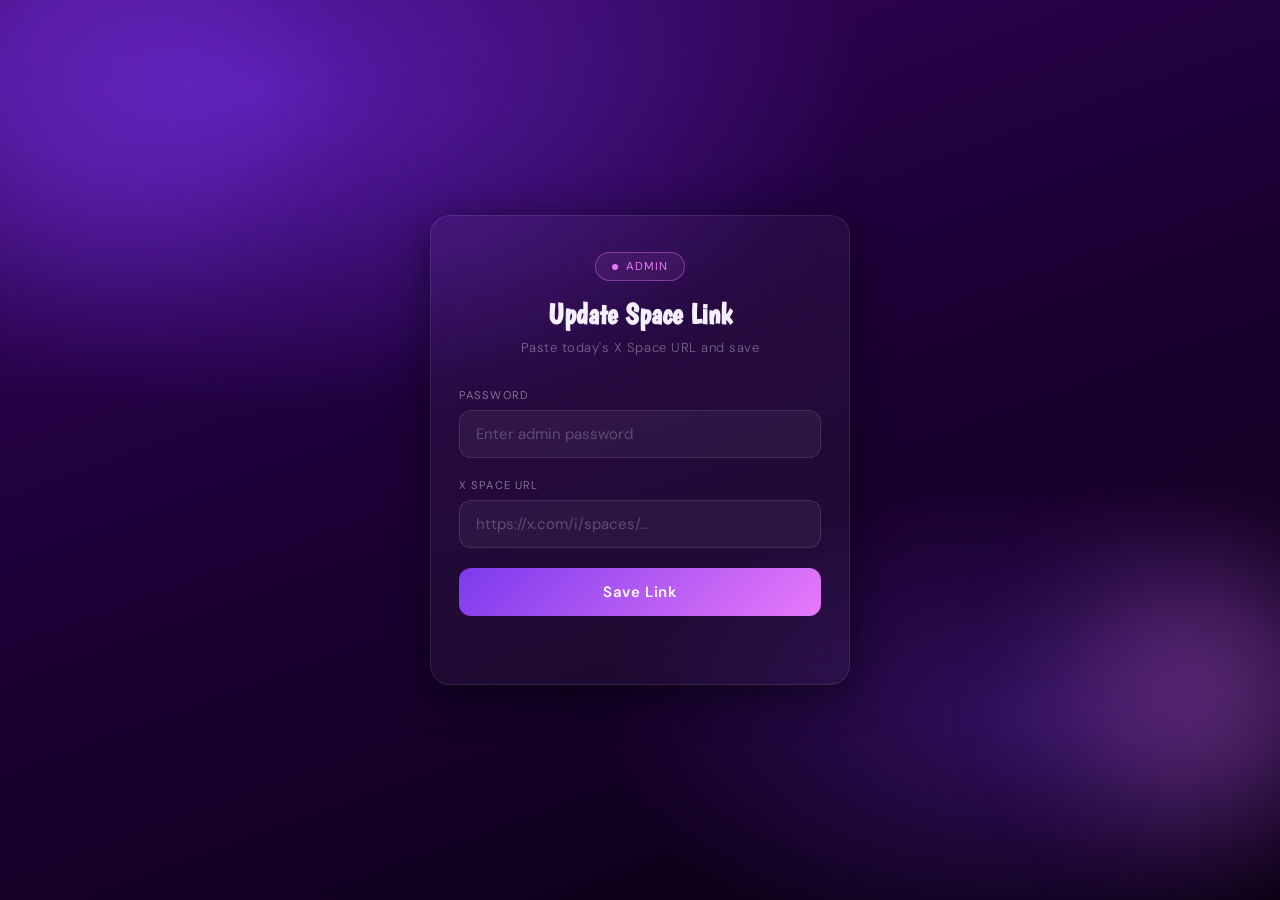
<file: noxisadmin.html>
<!DOCTYPE html>
<html lang="en">
<head>
  <meta charset="UTF-8" />
  <meta name="viewport" content="width=device-width, initial-scale=1.0"/>
  <title>Admin — Update Space Link</title>
  <link href="https://fonts.googleapis.com/css2?family=Boogaloo&family=DM+Sans:ital,wght@0,300;0,400;1,300&display=swap" rel="stylesheet"/>
  <style>
    *, *::before, *::after { margin: 0; padding: 0; box-sizing: border-box; }
    :root { --purple:#7c3aed; --dark:#0a000f; --white:#f5f0ff; --accent:#e879f9; }
    body {
      font-family: 'DM Sans', sans-serif;
      background: var(--dark); color: var(--white);
      min-height: 100vh; display: flex;
      align-items: center; justify-content: center;
      padding: 24px; overflow: hidden;
    }
    .bg {
      position: fixed; inset: 0; z-index: 0;
      background:
        radial-gradient(ellipse 80% 60% at 20% 10%, #6d28d9aa 0%, transparent 60%),
        radial-gradient(ellipse 60% 50% at 80% 80%, #4c1d9588 0%, transparent 55%),
        linear-gradient(160deg, #3b0764 0%, #1e003a 40%, #0a000f 100%);
    }
    .blob { position:fixed; border-radius:50%; filter:blur(70px); opacity:0.3; z-index:0; animation:drift 14s ease-in-out infinite alternate; }
    .blob-1 { width:340px; height:340px; background:#7c3aed; top:-80px; left:-60px; }
    .blob-2 { width:240px; height:240px; background:#e879f9; bottom:10%; right:-40px; animation-delay:-4s; }
    @keyframes drift { from{transform:translate(0,0) scale(1)} to{transform:translate(20px,15px) scale(1.06)} }
    .card {
      position:relative; z-index:10; width:100%; max-width:420px;
      background:rgba(255,255,255,0.04); border:1px solid rgba(255,255,255,0.09);
      border-radius:20px; padding:36px 28px;
      backdrop-filter:blur(16px); box-shadow:0 8px 40px rgba(0,0,0,0.5);
    }
    .card-header { display:flex; flex-direction:column; align-items:center; gap:0.5rem; margin-bottom:2rem; text-align:center; }
    .badge {
      display:inline-flex; align-items:center; gap:0.5rem;
      padding:0.35rem 1rem; border:1px solid rgba(232,121,249,0.4);
      border-radius:999px; font-size:0.72rem; letter-spacing:0.1em;
      text-transform:uppercase; color:var(--accent); background:rgba(232,121,249,0.08); margin-bottom:0.5rem;
    }
    .badge-dot { width:6px; height:6px; border-radius:50%; background:var(--accent); animation:pulse 1.4s ease-in-out infinite; }
    @keyframes pulse { 0%,100%{opacity:1;transform:scale(1)} 50%{opacity:0.4;transform:scale(1.4)} }
    h1 { font-family:'Boogaloo',cursive; font-size:1.8rem; color:var(--white); }
    p.sub { font-size:0.82rem; font-weight:300; color:rgba(245,240,255,0.4); letter-spacing:0.04em; }
    label { display:block; font-size:0.7rem; color:rgba(245,240,255,0.45); text-transform:uppercase; letter-spacing:0.1em; margin-bottom:8px; }
    .field { margin-bottom:20px; }
    input[type="password"], input[type="url"] {
      width:100%; padding:13px 16px; border-radius:12px;
      border:1px solid rgba(255,255,255,0.1); background:rgba(255,255,255,0.05);
      color:var(--white); font-size:15px; font-family:'DM Sans',sans-serif;
      outline:none; transition:border-color 0.2s, box-shadow 0.2s;
    }
    input::placeholder { color:rgba(245,240,255,0.25); }
    input:focus { border-color:rgba(232,121,249,0.5); box-shadow:0 0 0 3px rgba(232,121,249,0.1); }
    button {
      width:100%; padding:14px; border-radius:12px; border:none;
      background:linear-gradient(135deg,#7c3aed,#e879f9);
      color:#fff; font-size:15px; font-weight:600; font-family:'DM Sans',sans-serif;
      letter-spacing:0.04em; cursor:pointer; transition:opacity 0.2s, transform 0.15s;
    }
    button:hover:not(:disabled) { opacity:0.9; transform:translateY(-1px); }
    button:disabled { opacity:0.4; cursor:not-allowed; transform:none; }
    #status { margin-top:14px; font-size:13px; text-align:center; min-height:18px; font-weight:300; }
    .success { color:#a3e635; }
    .error   { color:#f87171; }
  </style>
</head>
<body>
  <div class="bg"></div>
  <div class="blob blob-1"></div>
  <div class="blob blob-2"></div>

  <div class="card">
    <div class="card-header">
      <div class="badge"><span class="badge-dot"></span>Admin</div>
      <h1>Update Space Link</h1>
      <p class="sub">Paste today's X Space URL and save</p>
    </div>
    <div class="field">
      <label>Password</label>
      <input type="password" id="password" placeholder="Enter admin password" />
    </div>
    <div class="field">
      <label>X Space URL</label>
      <input type="url" id="spaceUrl" placeholder="https://x.com/i/spaces/..." />
    </div>
    <button id="saveBtn" onclick="saveLink()">Save Link</button>
    <div id="status"></div>
  </div>

  <script>
    // ── CONFIGURE THESE ──────────────────────────
    const BIN_ID   = "69cf01c8856a682189f4b92d";
    const API_KEY  = "$2a$10$/5JfNd72mddArBOgOFeJ6OuDjPZEL.qNOr9iUOdh3eMNJ46KnYkxe";
    const PASSWORD = "S3064138#";
    // ─────────────────────────────────────────────

    async function saveLink() {
      const password = document.getElementById('password').value.trim();
      const url      = document.getElementById('spaceUrl').value.trim();
      const status   = document.getElementById('status');
      const btn      = document.getElementById('saveBtn');
      status.textContent = ''; status.className = '';
      if (password !== PASSWORD) { status.textContent = '❌ Incorrect password.'; status.className = 'error'; return; }
      if (!url.startsWith('http')) { status.textContent = '❌ Please enter a valid URL.'; status.className = 'error'; return; }
      btn.disabled = true; btn.textContent = 'Saving…';
      try {
        const res = await fetch(`https://api.jsonbin.io/v3/b/${BIN_ID}`, {
          method: 'PUT',
          headers: { 'Content-Type': 'application/json', 'X-Master-Key': API_KEY },
          body: JSON.stringify({ url })
        });
        if (!res.ok) throw new Error();
        status.textContent = '✅ Link updated! Card goes live at 8 PM EST.';
        status.className = 'success';
        document.getElementById('spaceUrl').value = '';
      } catch {
        status.textContent = '❌ Something went wrong. Check your Bin ID and API key.';
        status.className = 'error';
      }
      btn.disabled = false; btn.textContent = 'Save Link';
    }
    document.addEventListener('keydown', e => { if (e.key === 'Enter') saveLink(); });
  </script>
</body>
</html>
</file>
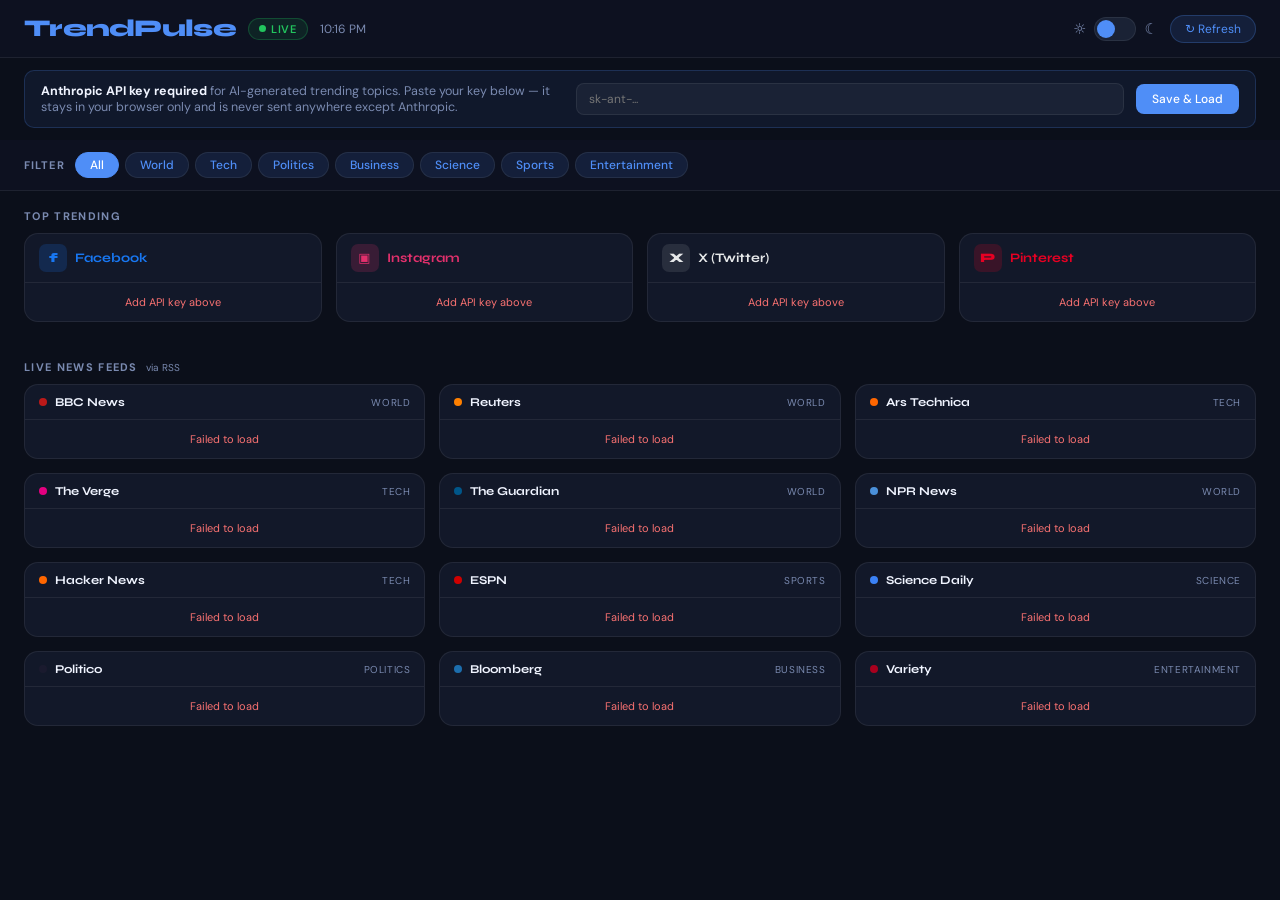
<file: trendpulse.html>
<!DOCTYPE html>
<html lang="en" data-theme="dark">
<head>
<meta charset="UTF-8">
<meta name="viewport" content="width=device-width, initial-scale=1.0">
<title>TrendPulse — Live Trending &amp; News Dashboard</title>
<link href="https://fonts.googleapis.com/css2?family=Syne:wght@700;800&family=DM+Sans:wght@300;400;500&display=swap" rel="stylesheet">
<style>
  *, *::before, *::after { box-sizing: border-box; margin: 0; padding: 0; }

  :root {
    --bg: #0b0f1a;
    --surface: #121829;
    --surface2: #1a2235;
    --border: rgba(255,255,255,0.07);
    --text: #f0f4ff;
    --muted: #7a8ab0;
    --accent: #4f8ef7;
    --card-bg: #121829;
    --header-bg: #0d1120;
    --tag-bg: rgba(79,142,247,0.12);
    --tag-active-bg: #4f8ef7;
    --tag-text: #4f8ef7;
    --tag-active-text: #fff;
    --toggle-bg: #1a2235;
    --toggle-knob: #4f8ef7;
  }

  [data-theme="light"] {
    --bg: #f4f6fb;
    --surface: #ffffff;
    --surface2: #eef1f8;
    --border: rgba(0,0,0,0.08);
    --text: #0f1623;
    --muted: #6b7a99;
    --card-bg: #ffffff;
    --header-bg: #ffffff;
    --tag-bg: rgba(79,142,247,0.1);
    --tag-active-bg: #4f8ef7;
    --tag-text: #185fa5;
    --tag-active-text: #ffffff;
    --toggle-bg: #dde2ef;
    --toggle-knob: #4f8ef7;
  }

  html, body {
    min-height: 100vh;
    background: var(--bg);
    color: var(--text);
    font-family: 'DM Sans', system-ui, sans-serif;
    transition: background 0.25s, color 0.25s;
  }

  /* ── Header ── */
  header {
    padding: 14px 24px;
    display: flex;
    align-items: center;
    gap: 12px;
    background: var(--header-bg);
    border-bottom: 1px solid var(--border);
    flex-wrap: wrap;
    position: sticky;
    top: 0;
    z-index: 100;
    transition: background 0.25s;
  }

  .logo {
    font-family: 'Syne', system-ui, sans-serif;
    font-weight: 800;
    font-size: 1.5rem;
    letter-spacing: -0.03em;
    color: var(--accent);
    flex-shrink: 0;
  }

  .live-pill {
    display: flex;
    align-items: center;
    gap: 5px;
    background: rgba(34,197,94,0.1);
    border: 1px solid rgba(34,197,94,0.25);
    border-radius: 20px;
    padding: 3px 10px;
    flex-shrink: 0;
  }

  .live-dot {
    width: 7px; height: 7px;
    background: #22c55e;
    border-radius: 50%;
    animation: pulse 1.5s infinite;
  }

  .live-label {
    font-size: 11px;
    color: #22c55e;
    font-weight: 600;
    letter-spacing: 0.07em;
    text-transform: uppercase;
  }

  @keyframes pulse { 0%,100%{opacity:1} 50%{opacity:0.3} }

  .ts {
    font-size: 12px;
    color: var(--muted);
    flex-shrink: 0;
  }

  .spacer { flex: 1; }

  /* ── Theme Toggle ── */
  .theme-toggle {
    display: flex;
    align-items: center;
    gap: 8px;
    cursor: pointer;
    flex-shrink: 0;
  }

  .toggle-track {
    width: 42px; height: 24px;
    background: var(--toggle-bg);
    border-radius: 12px;
    position: relative;
    transition: background 0.2s;
    border: 1px solid var(--border);
  }

  .toggle-knob {
    width: 18px; height: 18px;
    background: var(--toggle-knob);
    border-radius: 50%;
    position: absolute;
    top: 2px; left: 2px;
    transition: left 0.2s, background 0.2s;
  }

  [data-theme="light"] .toggle-knob { left: 20px; }

  .toggle-icon {
    font-size: 15px;
    color: var(--muted);
    transition: color 0.2s;
  }

  /* ── Refresh Button ── */
  .refresh-btn {
    background: var(--tag-bg);
    border: 1px solid rgba(79,142,247,0.25);
    color: var(--accent);
    font-size: 12px;
    font-family: 'DM Sans', system-ui, sans-serif;
    padding: 5px 14px;
    border-radius: 20px;
    cursor: pointer;
    transition: all 0.2s;
    flex-shrink: 0;
  }

  .refresh-btn:hover { background: rgba(79,142,247,0.22); }
  .refresh-btn:disabled { opacity: 0.4; cursor: not-allowed; }

  .spinning { display: inline-block; animation: spin 1s linear infinite; }
  @keyframes spin { to { transform: rotate(360deg); } }

  /* ── Category Filter Bar ── */
  .controls {
    padding: 12px 24px;
    display: flex;
    align-items: center;
    gap: 10px;
    flex-wrap: wrap;
    border-bottom: 1px solid var(--border);
    background: var(--header-bg);
    transition: background 0.25s;
  }

  .filter-label {
    font-size: 11px;
    font-weight: 700;
    letter-spacing: 0.1em;
    text-transform: uppercase;
    color: var(--muted);
    flex-shrink: 0;
  }

  .tags { display: flex; gap: 6px; flex-wrap: wrap; }

  .tag {
    padding: 4px 14px;
    border-radius: 20px;
    font-size: 12px;
    font-weight: 500;
    cursor: pointer;
    border: 1px solid var(--border);
    background: var(--tag-bg);
    color: var(--tag-text);
    transition: all 0.15s;
    white-space: nowrap;
    font-family: 'DM Sans', system-ui, sans-serif;
  }

  .tag.active {
    background: var(--tag-active-bg);
    color: var(--tag-active-text);
    border-color: var(--tag-active-bg);
  }

  .tag:hover:not(.active) { border-color: var(--accent); }

  /* ── Section Labels ── */
  .section-label {
    font-size: 11px;
    font-weight: 700;
    letter-spacing: 0.12em;
    text-transform: uppercase;
    color: var(--muted);
    padding: 18px 24px 10px;
    display: flex;
    align-items: center;
    gap: 8px;
  }

  .section-label .sub {
    font-size: 10px;
    color: var(--muted);
    font-weight: 400;
    letter-spacing: 0;
    text-transform: none;
  }

  /* ── Platform Cards ── */
  .platforms-grid {
    display: grid;
    grid-template-columns: repeat(4, 1fr);
    gap: 14px;
    padding: 0 24px 20px;
  }

  .platform-card {
    background: var(--card-bg);
    border: 1px solid var(--border);
    border-radius: 14px;
    overflow: hidden;
    transition: border-color 0.2s, background 0.25s;
  }

  .platform-card:hover { border-color: rgba(79,142,247,0.3); }

  .platform-header {
    padding: 10px 14px;
    display: flex;
    align-items: center;
    gap: 8px;
    border-bottom: 1px solid var(--border);
  }

  .platform-icon {
    width: 28px; height: 28px;
    border-radius: 7px;
    display: flex;
    align-items: center;
    justify-content: center;
    font-size: 13px;
    font-weight: 800;
    flex-shrink: 0;
    font-family: 'Syne', system-ui, sans-serif;
  }

  .platform-name {
    font-family: 'Syne', system-ui, sans-serif;
    font-size: 13px;
    font-weight: 700;
  }

  .trend-item {
    padding: 7px 14px;
    display: flex;
    align-items: flex-start;
    gap: 8px;
    transition: background 0.15s;
  }

  .trend-item:hover { background: rgba(255,255,255,0.03); }
  [data-theme="light"] .trend-item:hover { background: rgba(0,0,0,0.03); }

  .trend-rank {
    font-size: 10px;
    color: var(--muted);
    font-weight: 600;
    min-width: 14px;
    padding-top: 2px;
  }

  .trend-text { font-size: 12px; color: var(--text); line-height: 1.4; }
  .trend-count { font-size: 10px; color: var(--muted); margin-top: 1px; }

  /* ── News Grid ── */
  .news-grid {
    display: grid;
    grid-template-columns: repeat(3, minmax(0, 1fr));
    gap: 14px;
    padding: 0 24px 32px;
  }

  .news-feed {
    background: var(--card-bg);
    border: 1px solid var(--border);
    border-radius: 14px;
    overflow: hidden;
    transition: background 0.25s;
  }

  .news-feed-header {
    padding: 10px 14px;
    border-bottom: 1px solid var(--border);
    display: flex;
    align-items: center;
    gap: 8px;
  }

  .agency-dot { width: 8px; height: 8px; border-radius: 50%; flex-shrink: 0; }

  .agency-name {
    font-family: 'Syne', system-ui, sans-serif;
    font-size: 12px;
    font-weight: 700;
  }

  .agency-cat {
    font-size: 10px;
    color: var(--muted);
    margin-left: auto;
    text-transform: uppercase;
    letter-spacing: 0.06em;
  }

  .news-item {
    padding: 9px 14px;
    border-bottom: 1px solid var(--border);
    cursor: pointer;
    transition: background 0.15s;
    text-decoration: none;
    display: block;
  }

  .news-item:last-child { border-bottom: none; }
  .news-item:hover { background: rgba(255,255,255,0.03); }
  [data-theme="light"] .news-item:hover { background: rgba(0,0,0,0.03); }

  .news-headline {
    font-size: 12.5px;
    color: var(--text);
    line-height: 1.45;
    margin-bottom: 3px;
  }

  .news-meta { font-size: 10px; color: var(--muted); }

  /* ── Skeleton loader ── */
  .skele {
    height: 11px;
    margin: 9px 14px;
    border-radius: 4px;
    background: linear-gradient(90deg, var(--surface2) 25%, rgba(255,255,255,0.04) 50%, var(--surface2) 75%);
    background-size: 200% 100%;
    animation: shimmer 1.5s infinite;
  }

  [data-theme="light"] .skele {
    background: linear-gradient(90deg, #e4e9f4 25%, rgba(0,0,0,0.04) 50%, #e4e9f4 75%);
    background-size: 200% 100%;
  }

  @keyframes shimmer { 0%{background-position:200% 0} 100%{background-position:-200% 0} }

  .err { font-size: 11px; color: #f87171; padding: 12px 14px; text-align: center; }
  .no-results { font-size: 13px; color: var(--muted); padding: 20px; text-align: center; grid-column: 1/-1; }

  /* ── API Key Banner ── */
  .api-banner {
    margin: 12px 24px;
    padding: 12px 16px;
    background: rgba(79,142,247,0.08);
    border: 1px solid rgba(79,142,247,0.2);
    border-radius: 10px;
    display: flex;
    align-items: center;
    gap: 12px;
    flex-wrap: wrap;
  }

  .api-banner p { font-size: 12.5px; color: var(--muted); flex: 1; min-width: 200px; }
  .api-banner strong { color: var(--text); }

  .api-banner input {
    flex: 1;
    min-width: 220px;
    background: var(--surface2);
    border: 1px solid var(--border);
    border-radius: 8px;
    padding: 7px 12px;
    font-size: 12px;
    color: var(--text);
    font-family: 'DM Sans', system-ui, sans-serif;
    outline: none;
  }

  .api-banner input:focus { border-color: var(--accent); }

  .api-save-btn {
    background: var(--accent);
    border: none;
    border-radius: 8px;
    color: #fff;
    padding: 7px 16px;
    font-size: 12px;
    font-family: 'DM Sans', system-ui, sans-serif;
    cursor: pointer;
    font-weight: 500;
    flex-shrink: 0;
  }

  .api-save-btn:hover { opacity: 0.88; }

  /* ── Responsive ── */
  @media (max-width: 1000px) {
    .platforms-grid { grid-template-columns: repeat(2, 1fr); }
    .news-grid { grid-template-columns: repeat(2, minmax(0, 1fr)); }
  }

  @media (max-width: 640px) {
    .platforms-grid { grid-template-columns: 1fr; }
    .news-grid { grid-template-columns: 1fr; }
    header, .controls, .platforms-grid, .news-grid, .section-label { padding-left: 14px; padding-right: 14px; }
  }
</style>
</head>
<body>

<header>
  <div class="logo">TrendPulse</div>
  <div class="live-pill">
    <div class="live-dot"></div>
    <span class="live-label">Live</span>
  </div>
  <span class="ts" id="ts"></span>
  <div class="spacer"></div>
  <div class="theme-toggle" id="theme-toggle" title="Toggle light / dark">
    <span class="toggle-icon">&#9788;</span>
    <div class="toggle-track"><div class="toggle-knob"></div></div>
    <span class="toggle-icon">&#9790;</span>
  </div>
  <button class="refresh-btn" id="refresh-btn" onclick="loadAll()">&#8635; Refresh</button>
</header>

<div class="api-banner" id="api-banner">
  <p><strong>Anthropic API key required</strong> for AI-generated trending topics. Paste your key below — it stays in your browser only and is never sent anywhere except Anthropic.</p>
  <input type="password" id="api-key-input" placeholder="sk-ant-..." autocomplete="off">
  <button class="api-save-btn" onclick="saveKey()">Save &amp; Load</button>
</div>

<div class="controls">
  <span class="filter-label">Filter</span>
  <div class="tags" id="cat-tags"></div>
</div>

<div class="section-label">Top Trending</div>
<div class="platforms-grid" id="platforms-grid"></div>

<div class="section-label">Live News Feeds <span class="sub">via RSS</span></div>
<div class="news-grid" id="news-grid"></div>

<script>
// ── Config ──────────────────────────────────────────────
const CATEGORIES = ['All','World','Tech','Politics','Business','Science','Sports','Entertainment'];
let activeCategory = 'All';

const PLATFORMS = [
  {id:'facebook', name:'Facebook',   icon:'f', color:'#1877f2', bg:'rgba(24,119,242,0.18)'},
  {id:'instagram',name:'Instagram',  icon:'▣', color:'#e1306c', bg:'rgba(225,48,108,0.18)'},
  {id:'x',        name:'X (Twitter)',icon:'X', color:'#e7e9ea', bg:'rgba(231,233,234,0.1)'},
  {id:'pinterest',name:'Pinterest',  icon:'P', color:'#e60023', bg:'rgba(230,0,35,0.18)'},
];

const RSS_FEEDS = [
  {id:'bbc',     name:'BBC News',      color:'#bb1919', cat:'World',         urls:['https://feeds.bbci.co.uk/news/rss.xml','https://feeds.bbci.co.uk/news/world/rss.xml']},
  {id:'reuters', name:'Reuters',        color:'#ff8000', cat:'World',         urls:['https://feeds.reuters.com/reuters/topNews','https://rss.nytimes.com/services/xml/rss/nyt/World.xml']},
  {id:'ars',     name:'Ars Technica',   color:'#ff6600', cat:'Tech',          urls:['https://feeds.arstechnica.com/arstechnica/index']},
  {id:'verge',   name:'The Verge',      color:'#e40080', cat:'Tech',          urls:['https://www.theverge.com/rss/index.xml']},
  {id:'guardian',name:'The Guardian',   color:'#005689', cat:'World',         urls:['https://www.theguardian.com/world/rss']},
  {id:'npr',     name:'NPR News',       color:'#4a90d9', cat:'World',         urls:['https://feeds.npr.org/1001/rss.xml']},
  {id:'hacker',  name:'Hacker News',    color:'#ff6600', cat:'Tech',          urls:['https://hnrss.org/frontpage']},
  {id:'espn',    name:'ESPN',           color:'#d00000', cat:'Sports',        urls:['https://www.espn.com/espn/rss/news']},
  {id:'science', name:'Science Daily',  color:'#3b82f6', cat:'Science',       urls:['https://www.sciencedaily.com/rss/all.xml']},
  {id:'politico',name:'Politico',       color:'#1a1a2e', cat:'Politics',      urls:['https://rss.politico.com/politics-news.xml']},
  {id:'bloomberg',name:'Bloomberg',     color:'#1c6ead', cat:'Business',      urls:['https://feeds.bloomberg.com/markets/news.rss']},
  {id:'variety', name:'Variety',        color:'#a8001e', cat:'Entertainment', urls:['https://variety.com/feed/']},
];

// CORS proxy — free, no auth needed
const CORS_PROXY = 'https://api.allorigins.win/raw?url=';

let newsData = {};
let apiKey = localStorage.getItem('tp_api_key') || '';

// ── Init ────────────────────────────────────────────────
if (apiKey) {
  document.getElementById('api-key-input').value = apiKey;
  document.getElementById('api-banner').style.display = 'none';
}

function saveKey() {
  const val = document.getElementById('api-key-input').value.trim();
  if (!val) return;
  apiKey = val;
  localStorage.setItem('tp_api_key', val);
  document.getElementById('api-banner').style.display = 'none';
  loadAll();
}

// Allow Enter key in input
document.getElementById('api-key-input').addEventListener('keydown', e => {
  if (e.key === 'Enter') saveKey();
});

// ── Timestamp ───────────────────────────────────────────
function setTs() {
  document.getElementById('ts').textContent = new Date().toLocaleTimeString([], {hour:'2-digit', minute:'2-digit'});
}

// ── Theme Toggle ─────────────────────────────────────────
document.getElementById('theme-toggle').addEventListener('click', () => {
  const cur = document.documentElement.getAttribute('data-theme');
  document.documentElement.setAttribute('data-theme', cur === 'light' ? 'dark' : 'light');
});

// ── Category Filter ──────────────────────────────────────
function buildCatTags() {
  document.getElementById('cat-tags').innerHTML = CATEGORIES.map(c =>
    `<div class="tag${c === activeCategory ? ' active' : ''}" onclick="setCategory('${c}')">${c}</div>`
  ).join('');
}

function setCategory(c) {
  activeCategory = c;
  buildCatTags();
  renderNewsGrid();
}

function filteredFeeds() {
  return activeCategory === 'All' ? RSS_FEEDS : RSS_FEEDS.filter(f => f.cat === activeCategory);
}

// ── Claude API ───────────────────────────────────────────
async function callClaude(prompt) {
  if (!apiKey) throw new Error('No API key');
  const r = await fetch('https://api.anthropic.com/v1/messages', {
    method: 'POST',
    headers: {
      'Content-Type': 'application/json',
      'x-api-key': apiKey,
      'anthropic-version': '2023-06-01',
      'anthropic-dangerous-direct-browser-access': 'true',
    },
    body: JSON.stringify({
      model: 'claude-sonnet-4-20250514',
      max_tokens: 1000,
      system: 'Respond ONLY with a valid JSON array, no markdown, no explanation.',
      messages: [{ role: 'user', content: prompt }],
    }),
  });
  const d = await r.json();
  const txt = d.content.map(b => b.text || '').join('');
  return JSON.parse(txt.replace(/```json|```/g, '').trim());
}

// ── RSS Fetch ────────────────────────────────────────────
async function fetchRSS(urls) {
  for (const url of urls) {
    try {
      const res = await fetch(CORS_PROXY + encodeURIComponent(url), {
        signal: AbortSignal.timeout(8000),
      });
      const text = await res.text();
      const parser = new DOMParser();
      const doc = parser.parseFromString(text, 'text/xml');
      const items = [...doc.querySelectorAll('item')].slice(0, 5);
      if (items.length === 0) continue;
      return items.map(it => {
        const title = it.querySelector('title')?.textContent?.trim() || '';
        const link  = it.querySelector('link')?.textContent?.trim()
                   || it.querySelector('guid')?.textContent || '#';
        const pubDate = it.querySelector('pubDate')?.textContent?.trim() || '';
        let ago = '';
        if (pubDate) {
          const diff = Date.now() - new Date(pubDate).getTime();
          const mins = Math.floor(diff / 60000);
          if (mins < 60) ago = `${mins}m ago`;
          else if (mins < 1440) ago = `${Math.floor(mins / 60)}h ago`;
          else ago = `${Math.floor(mins / 1440)}d ago`;
        }
        return { title, link, ago };
      }).filter(i => i.title);
    } catch (e) { continue; }
  }
  return null;
}

// ── Skeletons ────────────────────────────────────────────
function skeles(n) {
  return Array(n).fill(0).map(() =>
    `<div class="skele" style="width:${(55 + Math.random() * 35)|0}%"></div>`
  ).join('');
}

// ── Load Trends ──────────────────────────────────────────
async function loadTrends() {
  const grid = document.getElementById('platforms-grid');
  grid.innerHTML = PLATFORMS.map(p => `
    <div class="platform-card">
      <div class="platform-header">
        <div class="platform-icon" style="background:${p.bg};color:${p.color}">${p.icon}</div>
        <span class="platform-name" style="color:${p.color}">${p.name}</span>
      </div>
      <div id="tl-${p.id}">${skeles(5)}</div>
    </div>`).join('');

  await Promise.all(PLATFORMS.map(async p => {
    try {
      const items = await callClaude(
        `Top 5 trending topics on ${p.name} right now April 2026. ` +
        `JSON array of 5 objects: {"topic":"max 6 words","posts":"like 142K posts"}`
      );
      document.getElementById(`tl-${p.id}`).innerHTML = items.map((it, i) => `
        <div class="trend-item">
          <span class="trend-rank">${i + 1}</span>
          <div>
            <div class="trend-text">${it.topic}</div>
            <div class="trend-count">${it.posts || ''}</div>
          </div>
        </div>`).join('');
    } catch (e) {
      document.getElementById(`tl-${p.id}`).innerHTML =
        `<div class="err">${apiKey ? 'Failed to load' : 'Add API key above'}</div>`;
    }
  }));
}

// ── Render single feed ────────────────────────────────────
function renderFeed(feed) {
  const el = document.getElementById(`articles-${feed.id}`);
  if (!el) return;
  const items = newsData[feed.id];
  if (!items) { el.innerHTML = '<div class="err">Failed to load</div>'; return; }
  el.innerHTML = items.slice(0, 5).map(it => `
    <a class="news-item" href="${it.link || '#'}" target="_blank" rel="noopener noreferrer">
      <div class="news-headline">${it.title}</div>
      <div class="news-meta">${it.ago || ''}</div>
    </a>`).join('');
}

// ── Render news grid ──────────────────────────────────────
function renderNewsGrid() {
  const feeds = filteredFeeds();
  const grid = document.getElementById('news-grid');
  if (feeds.length === 0) {
    grid.innerHTML = '<div class="no-results">No feeds in this category yet.</div>';
    return;
  }
  grid.innerHTML = feeds.map(f => `
    <div class="news-feed" id="feed-${f.id}">
      <div class="news-feed-header">
        <div class="agency-dot" style="background:${f.color}"></div>
        <span class="agency-name">${f.name}</span>
        <span class="agency-cat">${f.cat}</span>
      </div>
      <div id="articles-${f.id}">${skeles(4)}</div>
    </div>`).join('');
  feeds.forEach(f => { if (newsData[f.id] !== undefined) renderFeed(f); });
}

// ── Load all news ─────────────────────────────────────────
async function loadNewsData() {
  renderNewsGrid();
  await Promise.all(RSS_FEEDS.map(async feed => {
    try {
      const items = await fetchRSS(feed.urls);
      if (items && items.length > 0) {
        newsData[feed.id] = items;
      } else if (apiKey) {
        const ai = await callClaude(
          `4 recent ${feed.name} headlines April 2026. ` +
          `JSON array: [{"headline":"max 12 words","time":"2h ago","url":""}]`
        );
        newsData[feed.id] = ai.map(a => ({ title: a.headline, link: a.url || '#', ago: a.time }));
      } else {
        newsData[feed.id] = null;
      }
    } catch (e) { newsData[feed.id] = null; }
    renderFeed(feed);
  }));
}

// ── Refresh ───────────────────────────────────────────────
function setRefreshing(v) {
  const b = document.getElementById('refresh-btn');
  b.disabled = v;
  b.innerHTML = v ? '<span class="spinning">&#8635;</span> Loading...' : '&#8635; Refresh';
}

async function loadAll() {
  setRefreshing(true);
  setTs();
  newsData = {};
  await Promise.all([loadTrends(), loadNewsData()]);
  setRefreshing(false);
}

// ── Boot ──────────────────────────────────────────────────
buildCatTags();
loadAll();
</script>
</body>
</html>
</file>
